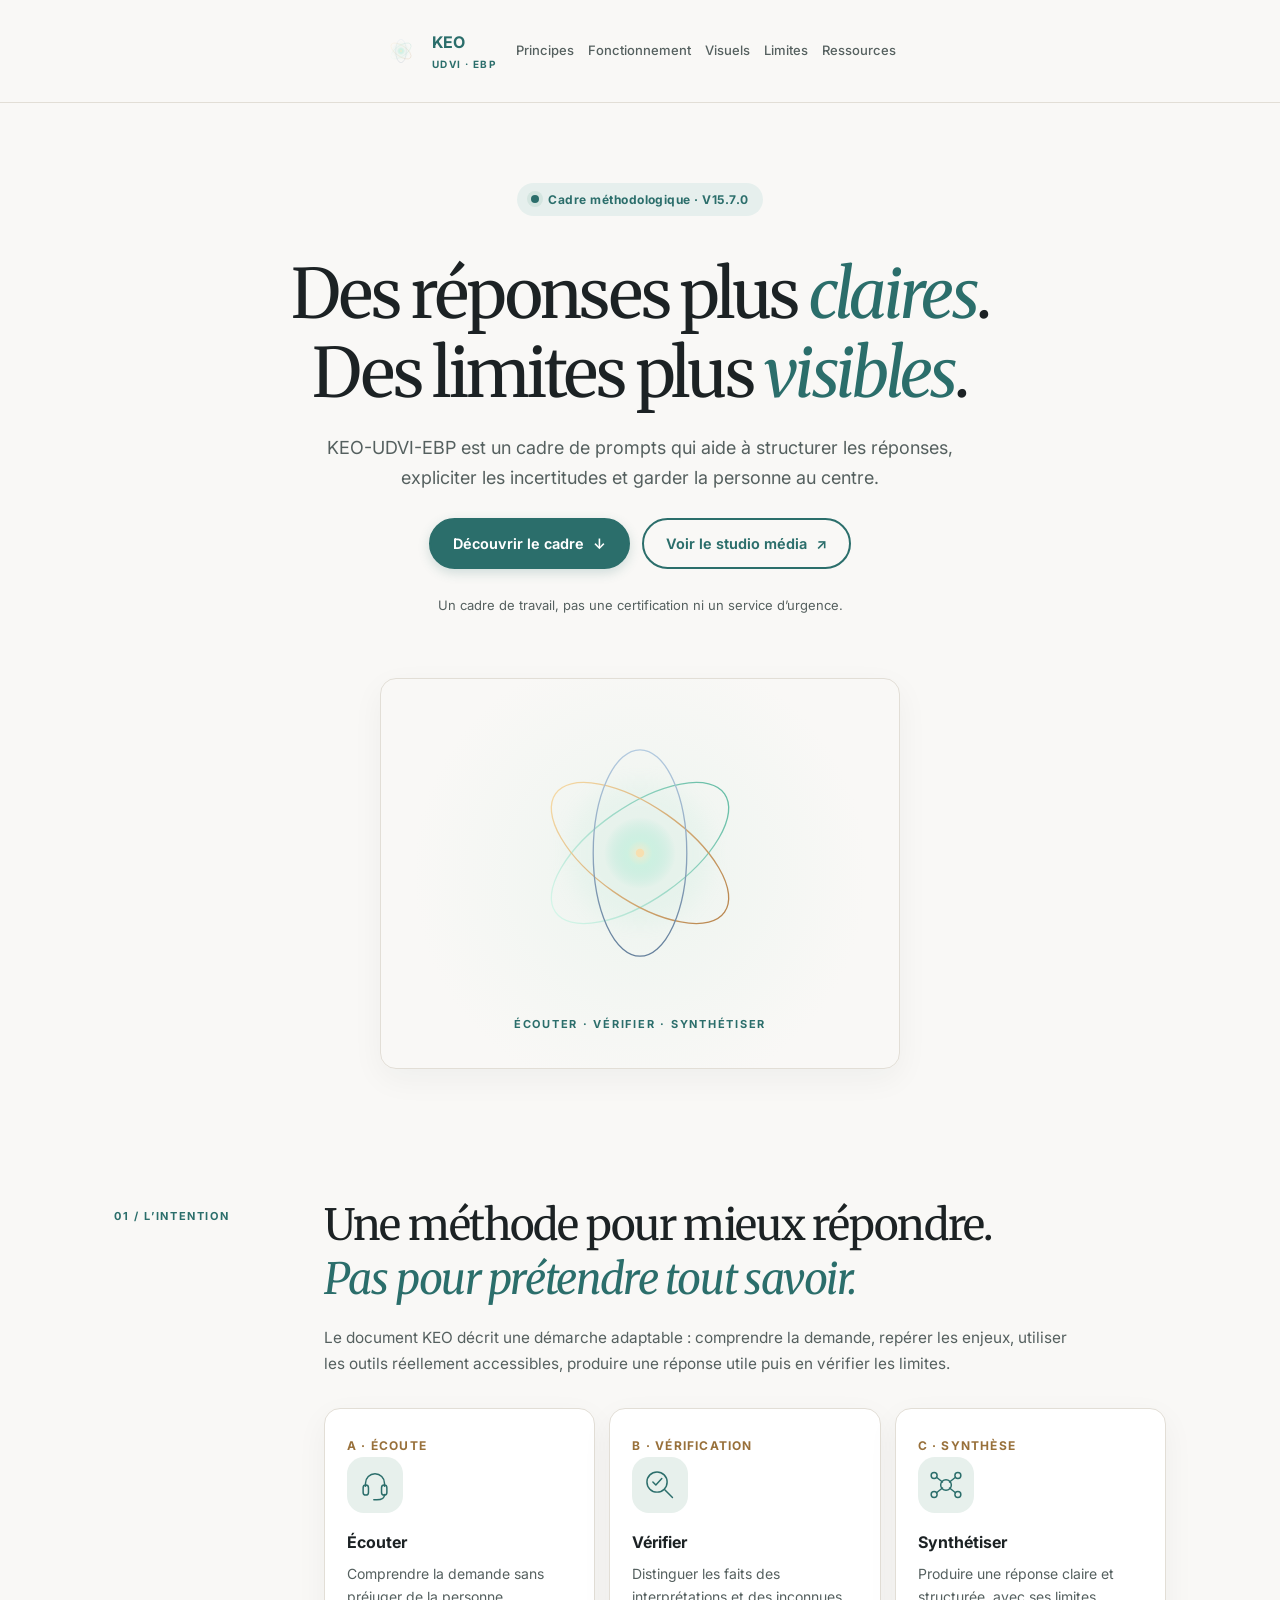
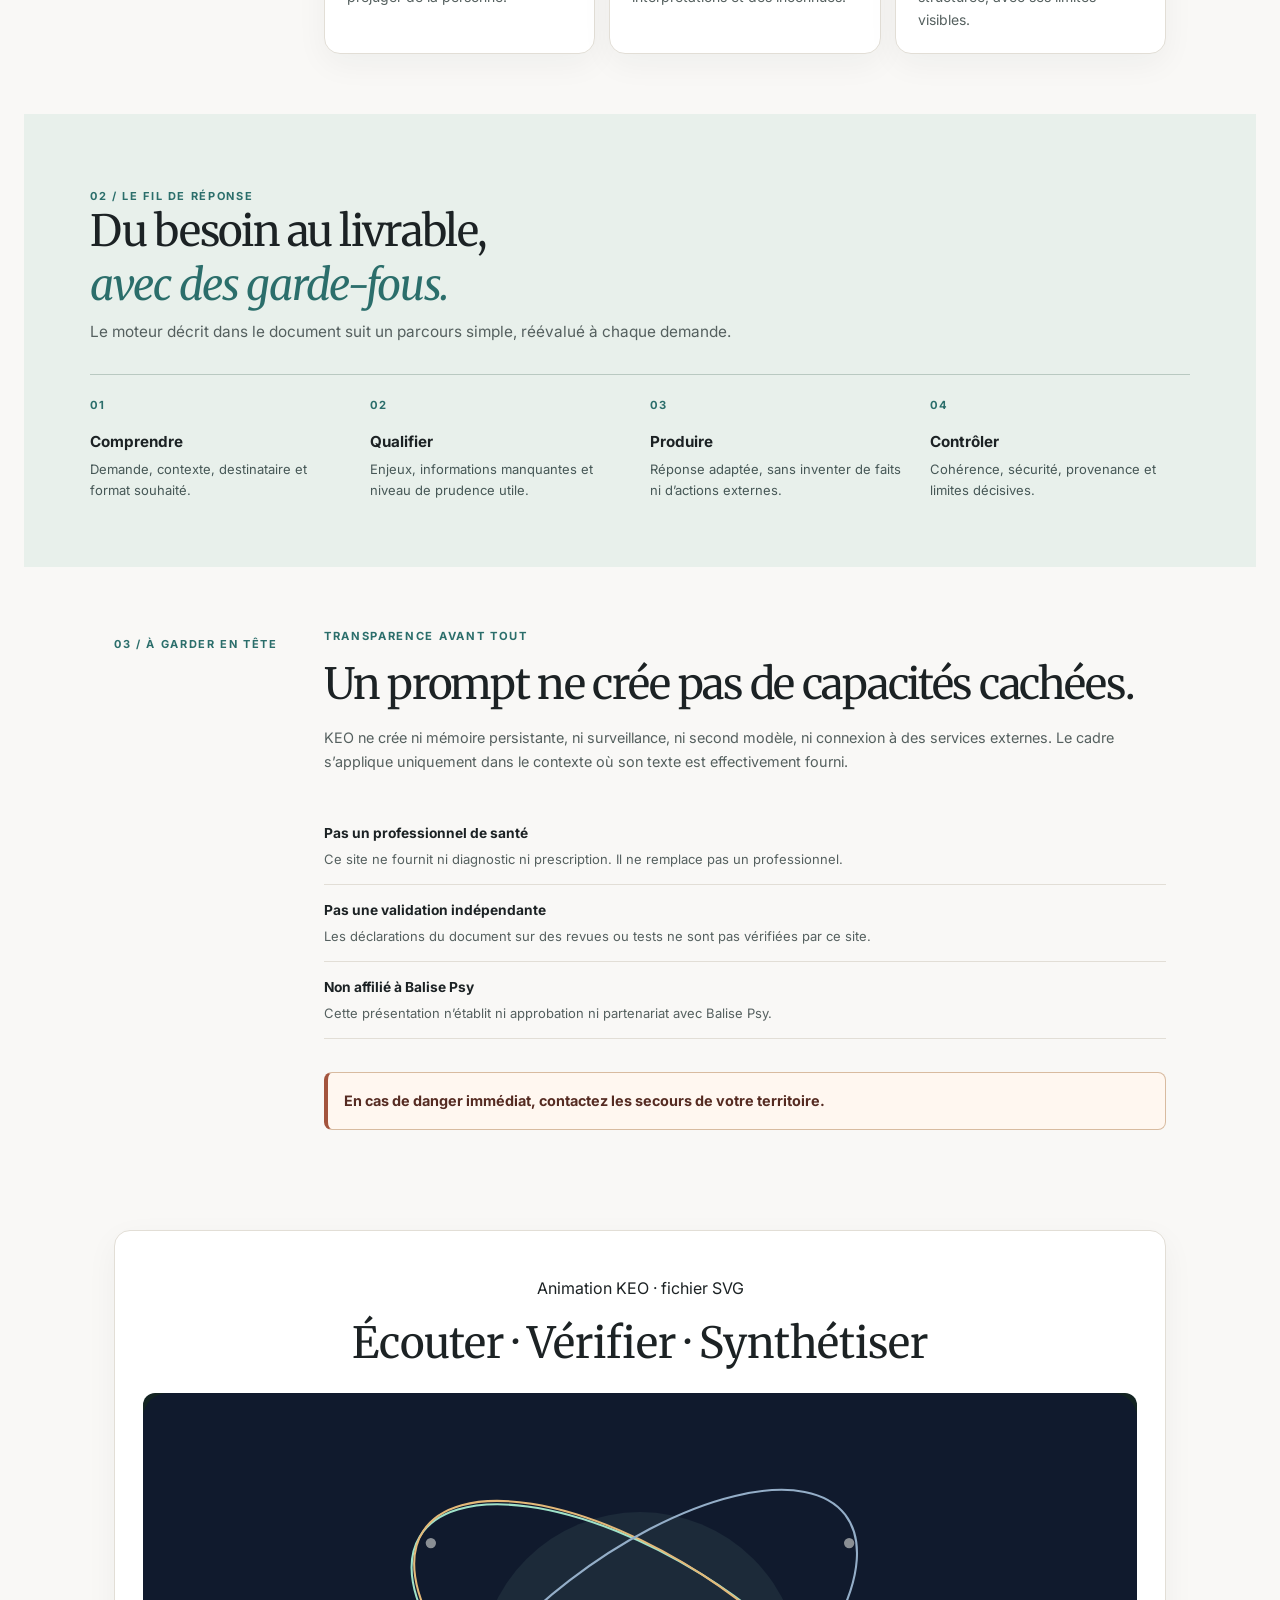
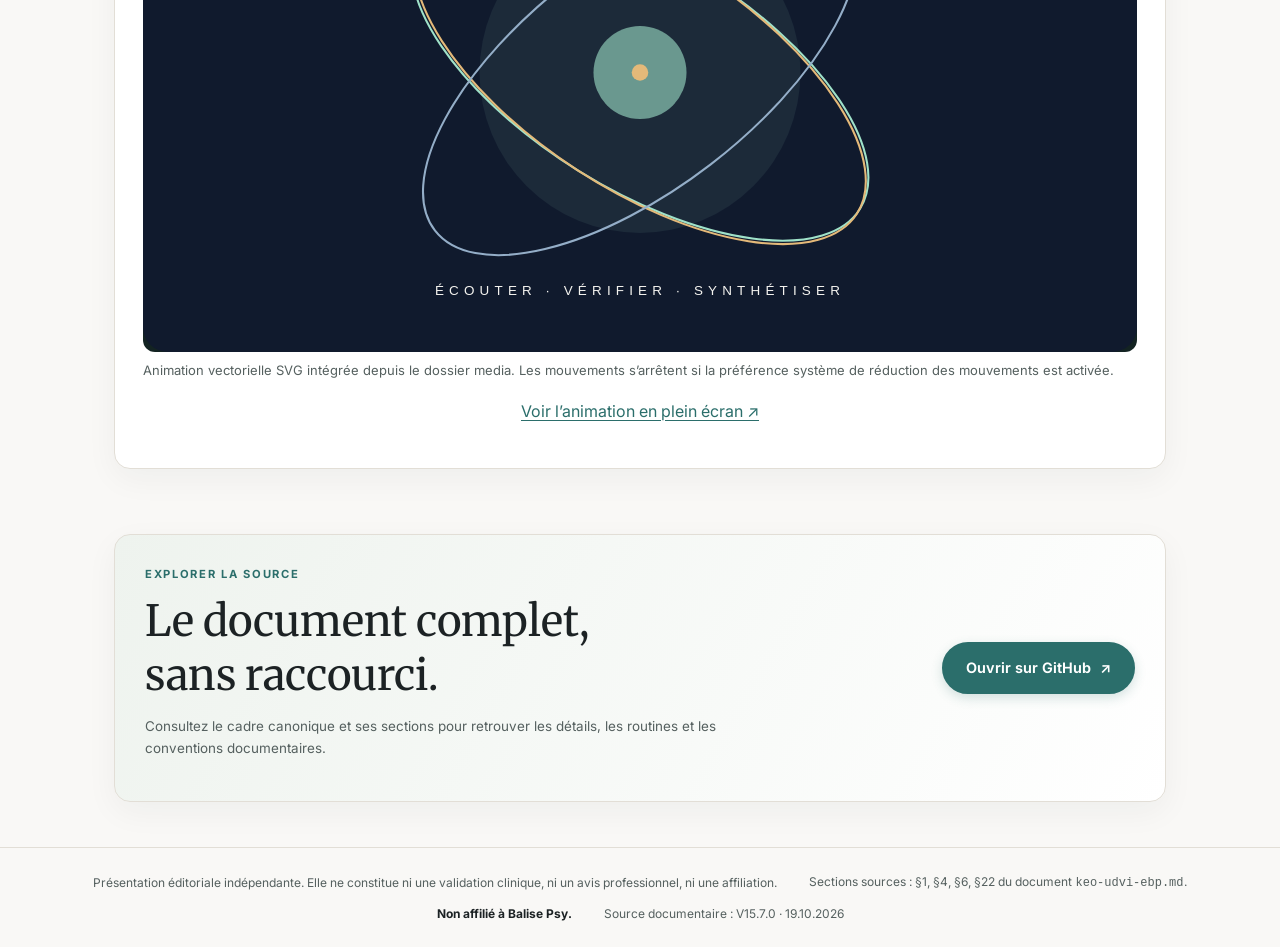
<file: index.html>
<!doctype html>
<html lang="fr">
<head>
  <meta charset="utf-8">
  <meta name="viewport" content="width=device-width, initial-scale=1">
  <meta name="theme-color" content="#f9f8f6">
  <meta name="description" content="KEO-UDVI-EBP : cadre méthodologique pour structurer des réponses claires, expliciter l’incertitude et garder la personne au centre.">
  <title>KEO — La clarté, avec méthode</title>
  <link rel="icon" href="./assets/keo-emblem.svg" type="image/svg+xml">
  <link rel="stylesheet" href="./styles.css">
  <style>
    /* Critical fallback styles: keep the page styled even if the external CSS is cached or unavailable. */
    :root{--fallback-bg:#f9f8f6;--fallback-surface:#fff;--fallback-ink:#1c2224;--fallback-muted:#55605f;--fallback-teal:#2b6e6b;--fallback-border:#e2ded6}
    body{margin:0;background:var(--fallback-bg);color:var(--fallback-ink);font:16px/1.65 Inter,system-ui,-apple-system,"Segoe UI",sans-serif}
    img,svg{max-width:100%;height:auto}.site-header{position:sticky;top:0;z-index:10;background:rgba(249,248,246,.96);border-bottom:1px solid var(--fallback-border)}
    .header-inner{max-width:1100px;min-height:76px;margin:auto;padding:0 24px;display:flex;align-items:center;justify-content:space-between;gap:20px}
    .brand,.nav-links{display:flex;align-items:center;gap:14px}.brand{color:var(--fallback-teal);font-weight:700;text-decoration:none}.brand small{display:block;font-size:10px;letter-spacing:.14em}.nav-links a{color:var(--fallback-muted);text-decoration:none;font-size:13px}.container{max-width:1100px;margin:auto;padding:0 24px}.hero{text-align:center;padding:80px 0 42px}.hero h1{font:400 clamp(38px,6vw,68px)/1.16 Merriweather,Georgia,serif;letter-spacing:-.04em;margin:15px auto;max-width:900px}.hero h1 em{color:var(--fallback-teal)}.hero-intro{max-width:700px;margin:20px auto;color:var(--fallback-muted);font-size:18px}.badge{display:inline-flex;gap:9px;align-items:center;padding:7px 14px;border-radius:20px;background:#e6efed;color:var(--fallback-teal);font-size:12px;font-weight:700}.status-dot{width:8px;height:8px;border-radius:50%;background:var(--fallback-teal)}.hero-actions{display:flex;justify-content:center;flex-wrap:wrap;gap:12px;margin:25px}.btn{display:inline-flex;align-items:center;justify-content:center;gap:9px;padding:12px 22px;min-height:46px;border-radius:99px;background:var(--fallback-teal);border:2px solid var(--fallback-teal);color:white;text-decoration:none;font-weight:650}.btn-secondary{background:transparent;color:var(--fallback-teal)}.note{color:var(--fallback-muted);font-size:13px}.visual-card,.animation-section,.principle-card,.resource-band{background:var(--fallback-surface);border:1px solid var(--fallback-border);border-radius:16px;box-shadow:0 10px 32px #1c22240c}.visual-card{max-width:520px;margin:20px auto 70px;padding:24px;display:grid;place-items:center;background:radial-gradient(circle,#edf4ef,#f9f8f6 70%)}.visual-card img{width:min(72%,300px)}.animation-caption{color:var(--fallback-teal);font-size:11px;font-weight:700;letter-spacing:.16em;margin-top:12px}.content-section{padding:60px 0;display:grid;grid-template-columns:170px 1fr;gap:12px 40px}.section-label{color:var(--fallback-teal);font-size:11px;font-weight:700;letter-spacing:.15em;text-transform:uppercase}.content-section h2,.process-section h2,.resource-band h2,.animation-section h2{font:400 clamp(27px,4vw,43px)/1.25 Merriweather,Georgia,serif;margin:0}.content-section h2 em,.process-section h2 em{color:var(--fallback-teal)}.section-intro{grid-column:2;color:var(--fallback-muted)}.principle-grid{grid-column:2;display:grid;grid-template-columns:repeat(3,1fr);gap:14px;margin-top:20px}.principle-card{padding:22px}.principle-card h3{margin:12px 0 6px}.principle-card p{color:var(--fallback-muted);font-size:14px;margin:0}.card-index{color:#98703a;font-size:12px;font-weight:700;letter-spacing:.1em}.process-section{background:#e8f0eb;padding:65px 24px}.process-inner{max-width:1100px;margin:auto}.process-heading{display:flex;justify-content:space-between;gap:25px;align-items:end}.process-heading p{max-width:310px;color:#465756}.steps{list-style:none;padding:0;display:grid;grid-template-columns:repeat(4,1fr);gap:20px;border-top:1px solid #b9c9c1;margin-top:30px}.steps li{padding-top:15px}.steps li>span{color:var(--fallback-teal);font-weight:700}.steps p{color:#465756;font-size:13px}.limits-section .limit-copy{grid-column:2}.limit-list{grid-column:2;list-style:none;padding:0}.limit-list li{padding:14px 0;border-bottom:1px solid var(--fallback-border)}.limit-list span{display:block;color:var(--fallback-muted);font-size:13px}.emergency-notice{grid-column:2;padding:16px;background:#fff7f0;color:#552b22;border-left:4px solid #a3543d;border-radius:8px}.animation-section{padding:28px;margin:40px auto 65px}.animation-section>p,.animation-section>h2{text-align:center}.animation-section figure{margin:22px 0 0}.animation-section img{width:100%;border-radius:12px;background:#132322}.animation-section figcaption{font-size:13px;color:var(--fallback-muted);margin-top:8px}.resource-band{margin:45px auto;padding:30px;display:grid;grid-template-columns:1fr auto;gap:12px 25px;background:linear-gradient(120deg,#eef3ee,#fff)}.resource-band .eyebrow,.resource-band h2,.resource-band p{grid-column:1}.resource-band .btn{grid-column:2;grid-row:1/5;align-self:center}.resource-band p{color:var(--fallback-muted)}.site-footer{border-top:1px solid var(--fallback-border);padding:24px;text-align:center;color:var(--fallback-muted);font-size:12px}.skip-link{position:absolute;left:-9999px}.skip-link:focus{left:10px;top:10px;background:var(--fallback-teal);color:white;padding:10px;z-index:20}
    @media(prefers-reduced-motion:reduce){*,*::before,*::after{animation:none!important;transition:none!important;scroll-behavior:auto!important}}
    @media(max-width:760px){.header-inner{flex-wrap:wrap;padding:12px 18px}.nav-links{order:3;width:100%;justify-content:space-between;gap:8px}.nav-links a{font-size:11px}.content-section{grid-template-columns:1fr;gap:8px;padding:42px 0}.section-intro,.principle-grid,.limits-section .limit-copy,.limit-list,.emergency-notice{grid-column:1}.principle-grid{grid-template-columns:1fr}.process-heading{display:block}.steps{grid-template-columns:repeat(2,1fr)}.resource-band{grid-template-columns:1fr}.resource-band .btn{grid-column:1;grid-row:auto;justify-self:start}}
    @media(max-width:480px){.container{padding:0 18px}.hero{padding-top:55px}.hero-intro{font-size:16px}.process-section{padding:45px 18px}.steps{grid-template-columns:1fr}.animation-section{padding:16px}.resource-band{padding:22px}.header-document{font-size:11px}}
  </style>
</head>
<body>
  <a href="#main" class="skip-link">Aller au contenu</a>
  <header class="site-header" role="banner">
    <div class="header-inner">
      <a class="brand" href="#accueil" aria-label="KEO, accueil"><img src="./assets/keo-emblem.svg" alt="" width="34" height="34" decoding="async"><span>KEO <small>UDVI · EBP</small></span></a>
      <nav class="nav-links" aria-label="Navigation principale"><a href="#principes">Principes</a><a href="#fonctionnement">Fonctionnement</a><a href="#animation">Visuels</a><a href="#limites">Limites</a><a href="#ressources">Ressources</a></nav>
    </div>
  </header>
  <main id="main" class="container">
    <section class="hero" id="accueil" aria-labelledby="page-title">
      <div class="badge"><span class="status-dot" aria-hidden="true"></span> Cadre méthodologique · V15.7.0</div>
      <h1 id="page-title">Des réponses plus <em>claires</em>.<br>Des limites plus <em>visibles</em>.</h1>
      <p class="hero-intro">KEO-UDVI-EBP est un cadre de prompts qui aide à structurer les réponses, expliciter les incertitudes et garder la personne au centre.</p>
      <div class="hero-actions"><a href="#principes" class="btn">Découvrir le cadre <span aria-hidden="true">↓</span></a><a href="./media/" class="btn btn-secondary">Voir le studio média <span aria-hidden="true">↗</span></a></div>
      <p class="note">Un cadre de travail, pas une certification ni un service d’urgence.</p>
    </section>

    <section class="visual-card" aria-label="Illustration KEO">
      <img src="./assets/keo-emblem.svg" alt="Trois anneaux entrelacés autour d’un centre lumineux, illustration des repères KEO." width="300" height="300" decoding="async">
      <p class="animation-caption">ÉCOUTER <span aria-hidden="true">·</span> VÉRIFIER <span aria-hidden="true">·</span> SYNTHÉTISER</p>
    </section>

    <section id="principes" class="content-section" data-keo-section="§1" aria-labelledby="principes-title">
      <p class="section-label">01 / L’intention</p>
      <h2 id="principes-title">Une méthode pour mieux répondre.<br><em>Pas pour prétendre tout savoir.</em></h2>
      <p class="section-intro">Le document KEO décrit une démarche adaptable : comprendre la demande, repérer les enjeux, utiliser les outils réellement accessibles, produire une réponse utile puis en vérifier les limites.</p>
      <div class="principle-grid">
        <article class="principle-card"><span class="card-index">A · ÉCOUTE</span><div class="icon-wrap" aria-hidden="true"><svg class="feature-icon" viewBox="0 0 64 64" fill="none"><path d="M16 34v-5a16 16 0 0 1 32 0v5"/><rect x="12" y="32" width="9" height="17" rx="4.5"/><rect x="43" y="32" width="9" height="17" rx="4.5"/><path d="M48 48c0 6-5 9-13 9h-5"/></svg></div><h3>Écouter</h3><p>Comprendre la demande sans préjuger de la personne.</p></article>
        <article class="principle-card"><span class="card-index">B · VÉRIFICATION</span><div class="icon-wrap" aria-hidden="true"><svg class="feature-icon" viewBox="0 0 64 64" fill="none"><circle cx="27" cy="27" r="17"/><path d="m40 40 13 13M20 27l5 5 10-11"/></svg></div><h3>Vérifier</h3><p>Distinguer les faits des interprétations et des inconnues.</p></article>
        <article class="principle-card"><span class="card-index">C · SYNTHÈSE</span><div class="icon-wrap" aria-hidden="true"><svg class="feature-icon" viewBox="0 0 64 64" fill="none"><circle cx="32" cy="32" r="9"/><circle cx="12" cy="16" r="5"/><circle cx="52" cy="16" r="5"/><circle cx="12" cy="48" r="5"/><circle cx="52" cy="48" r="5"/><path d="m16 19 10 8m22-8L38 27M16 45l10-8m22 8L38 37"/></svg></div><h3>Synthétiser</h3><p>Produire une réponse claire et structurée, avec ses limites visibles.</p></article>
      </div>
    </section>

    <section id="fonctionnement" class="process-section" data-keo-section="§4" aria-labelledby="process-title">
      <div class="process-inner"><p class="section-label">02 / Le fil de réponse</p><h2 id="process-title">Du besoin au livrable,<br><em>avec des garde-fous.</em></h2><p class="section-intro">Le moteur décrit dans le document suit un parcours simple, réévalué à chaque demande.</p>
        <ol class="steps"><li><span>01</span><h3>Comprendre</h3><p>Demande, contexte, destinataire et format souhaité.</p></li><li><span>02</span><h3>Qualifier</h3><p>Enjeux, informations manquantes et niveau de prudence utile.</p></li><li><span>03</span><h3>Produire</h3><p>Réponse adaptée, sans inventer de faits ni d’actions externes.</p></li><li><span>04</span><h3>Contrôler</h3><p>Cohérence, sécurité, provenance et limites décisives.</p></li></ol>
      </div>
    </section>

    <section id="limites" class="content-section limits-section" data-keo-section="§6" aria-labelledby="limits-title">
      <p class="section-label">03 / À garder en tête</p>
      <div class="limit-copy"><p class="eyebrow">Transparence avant tout</p><h2 id="limits-title">Un prompt ne crée pas de capacités cachées.</h2><p>KEO ne crée ni mémoire persistante, ni surveillance, ni second modèle, ni connexion à des services externes. Le cadre s’applique uniquement dans le contexte où son texte est effectivement fourni.</p></div>
      <ul class="limit-list"><li><strong>Pas un professionnel de santé</strong><span>Ce site ne fournit ni diagnostic ni prescription. Il ne remplace pas un professionnel.</span></li><li><strong>Pas une validation indépendante</strong><span>Les déclarations du document sur des revues ou tests ne sont pas vérifiées par ce site.</span></li><li><strong>Non affilié à Balise Psy</strong><span>Cette présentation n’établit ni approbation ni partenariat avec Balise Psy.</span></li></ul>
      <p class="emergency-notice"><strong>En cas de danger immédiat, contactez les secours de votre territoire.</strong></p>
    </section>

    <section id="animation" class="animation-section" aria-labelledby="animation-title">
      <p class="eyebrow">Animation KEO · fichier SVG</p><h2 id="animation-title">Écouter · Vérifier · Synthétiser</h2>
      <figure><img src="./media/keo-motion.svg" alt="Animation de trois anneaux colorés autour d’un centre lumineux, illustrant les repères écouter, vérifier et synthétiser." width="960" height="540" loading="lazy" decoding="async"><figcaption>Animation vectorielle SVG intégrée depuis le dossier media. Les mouvements s’arrêtent si la préférence système de réduction des mouvements est activée.</figcaption></figure>
      <p><a href="./media/">Voir l’animation en plein écran ↗</a></p>
    </section>

    <section id="ressources" class="resource-band" data-keo-section="§22" aria-labelledby="resource-title">
      <p class="eyebrow">Explorer la source</p><h2 id="resource-title">Le document complet,<br>sans raccourci.</h2><p>Consultez le cadre canonique et ses sections pour retrouver les détails, les routines et les conventions documentaires.</p><a class="btn" href="https://github.com/av974/Keo-udvi-ebp/blob/main/keo-udvi-ebp.md">Ouvrir sur GitHub <span aria-hidden="true">↗</span></a>
    </section>
  </main>
  <footer class="site-footer" role="contentinfo"><p>Présentation éditoriale indépendante. Elle ne constitue ni une validation clinique, ni un avis professionnel, ni une affiliation.</p><p class="source-note">Sections sources : §1, §4, §6, §22 du document <code>keo-udvi-ebp.md</code>.</p><p><strong>Non affilié à Balise Psy.</strong></p><p>Source documentaire : V15.7.0 · 19.10.2026</p></footer>
</body>
</html>
</file>
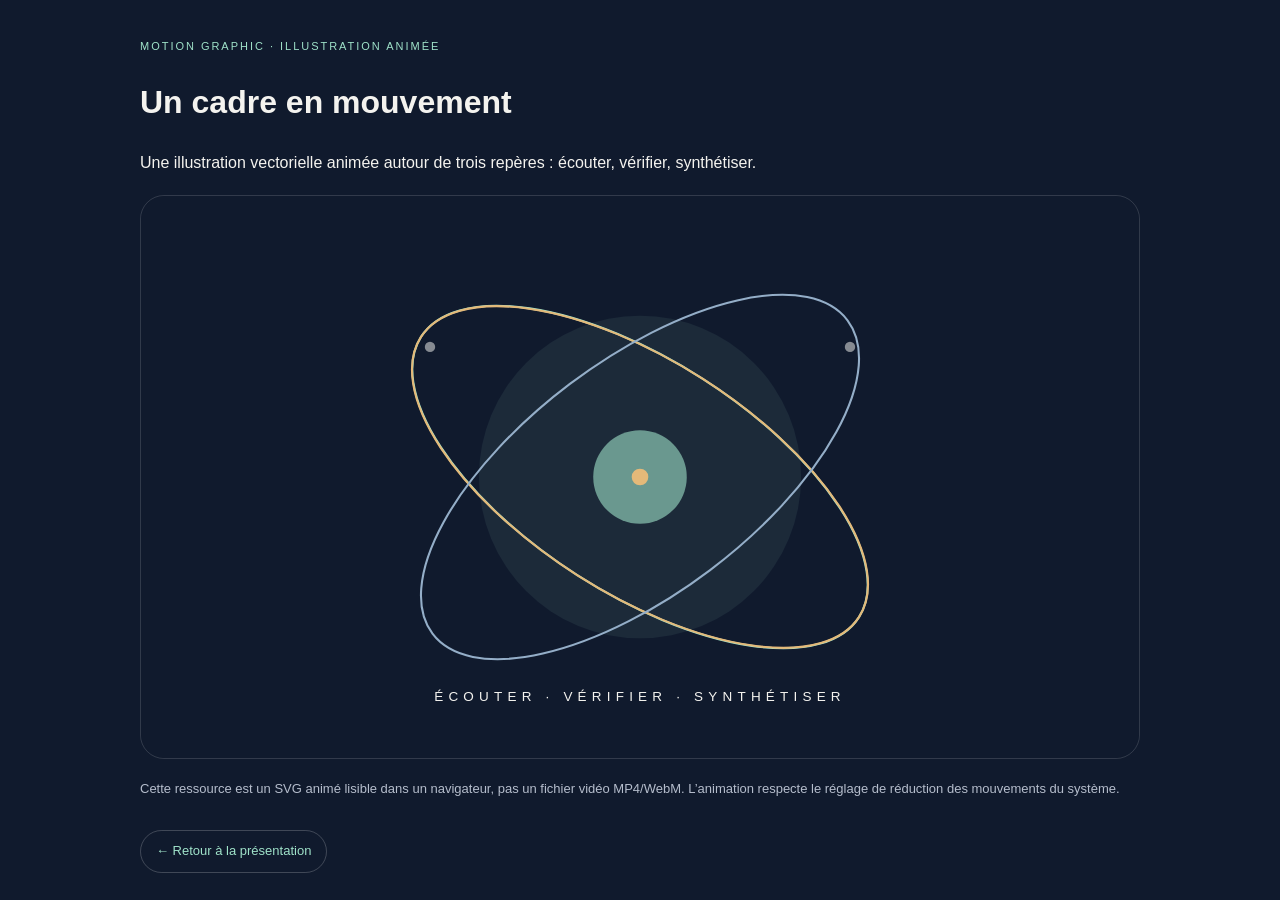
<file: media/index.html>
<!doctype html>
<html lang="fr"><head><meta charset="utf-8"><meta name="viewport" content="width=device-width,initial-scale=1"><meta name="theme-color" content="#101a2d"><title>KEO — animation vectorielle</title><style>*{box-sizing:border-box}body{margin:0;min-height:100vh;background:#101a2d;color:#f4f3ef;font:16px/1.6 Arial,sans-serif;display:grid;place-items:center;padding:24px}.wrap{width:min(100%,1000px)}a{color:#9fe2c9}.kicker{color:#9fe2c9;text-transform:uppercase;letter-spacing:.18em;font-size:11px}.frame{margin:20px 0;border:1px solid #ffffff24;border-radius:24px;overflow:hidden}.frame img{display:block;width:100%;height:auto}.note{font-size:13px;color:#b5bdcc}.back{display:inline-block;margin-top:18px;text-decoration:none;border:1px solid #ffffff33;padding:10px 15px;border-radius:99px;font-size:13px}</style></head><body><main class="wrap"><p class="kicker">Motion graphic · illustration animée</p><h1>Un cadre en mouvement</h1><p>Une illustration vectorielle animée autour de trois repères : écouter, vérifier, synthétiser.</p><div class="frame"><img src="keo-motion.svg" alt="Animation de trois anneaux qui tournent autour des mots écouter, vérifier et synthétiser"></div><p class="note">Cette ressource est un SVG animé lisible dans un navigateur, pas un fichier vidéo MP4/WebM. L’animation respecte le réglage de réduction des mouvements du système.</p><a class="back" href="../">← Retour à la présentation</a></main></body></html>
</file>
<file: styles.css>
@import url('https://fonts.googleapis.com/css2?family=Inter:wght@300;400;500;600;700&family=Merriweather:ital,wght@0,300;0,400;0,700;1,300;1,400&display=swap');
:root{color-scheme:light;--bg:#f9f8f6;--surface:#fff;--surface-soft:#f1f5f2;--text-main:#1c2224;--text-muted:#55605f;--accent:#2b6e6b;--accent-hover:#1f524f;--border:#e2ded6;--gold:#a97936;--radius:16px;--shadow:0 12px 40px rgba(30,55,50,.08);--sans:Inter,system-ui,-apple-system,"Segoe UI",sans-serif;--serif:Merriweather,Georgia,serif}
*{box-sizing:border-box}html{scroll-behavior:smooth;scroll-padding-top:6rem}body{margin:0;font-family:var(--sans);background:var(--bg);color:var(--text-main);line-height:1.65;-webkit-font-smoothing:antialiased}img{display:block;max-width:100%;height:auto}a{color:var(--accent);text-underline-offset:.2em}a:hover{color:var(--accent-hover)}:focus-visible{outline:3px solid #9a6b27;outline-offset:4px;border-radius:4px}.skip-link{position:absolute;left:-9999px;top:1rem;background:var(--accent);color:#fff;padding:10px 14px;z-index:999;border-radius:4px}.skip-link:focus{left:10px}
.site-header{position:sticky;top:0;z-index:100;background:rgba(249,248,246,.94);backdrop-filter:blur(10px);border-bottom:1px solid var(--border);padding:.8rem max(24px,calc((100vw - 1100px)/2));display:flex;justify-content:space-between;align-items:center;gap:1.5rem}.logo-area{font-weight:700;font-size:1rem;color:var(--accent);display:flex;align-items:center;gap:10px;text-decoration:none;letter-spacing:.04em}.logo-area img{width:34px;height:34px}.logo-area small{display:block;color:var(--text-muted);font-size:.62rem;font-weight:500;letter-spacing:.16em}.nav-links{display:flex;gap:1.2rem;flex-wrap:wrap}.nav-links a{color:var(--text-muted);font-size:.88rem;text-decoration:none;font-weight:500;transition:color .3s ease}.nav-links a:hover{color:var(--accent)}.header-document{white-space:nowrap;font-size:.82rem;font-weight:600;text-decoration:none}
.container{max-width:1100px;margin:0 auto;padding:0 24px}.hero{text-align:center;padding:clamp(4rem,9vw,7.5rem) 0 3rem;animation:fade-in .7s ease-out both}.badge{display:inline-flex;align-items:center;gap:10px;background:#e6efed;color:var(--accent);padding:7px 15px;border-radius:20px;font-size:.78rem;font-weight:700;margin-bottom:1.5rem;letter-spacing:.04em}.status-dot{width:8px;height:8px;border-radius:50%;background:var(--accent);box-shadow:0 0 0 4px #d4e5e0}.hero h1,.content-section h2,.process-section h2,.animation-section h2,.resource-band h2{font-family:var(--serif);font-weight:400}.hero h1{font-size:clamp(2.2rem,5.4vw,4.2rem);line-height:1.2;letter-spacing:-.04em;margin:0 auto 1.4rem;max-width:900px}.hero h1 em,.content-section h2 em,.process-section h2 em{color:var(--accent);font-style:italic}.hero-intro{font-size:1.08rem;color:var(--text-muted);max-width:700px;margin:0 auto 2rem}.hero-actions{display:flex;justify-content:center;gap:1rem;flex-wrap:wrap}.btn{display:inline-flex;align-items:center;justify-content:center;gap:.6rem;background:var(--accent);color:white;padding:12px 24px;min-height:48px;border-radius:30px;text-decoration:none;font-weight:600;font-size:.9rem;border:2px solid var(--accent);box-shadow:0 4px 12px rgba(43,110,107,.2);transition:background .3s ease,color .3s ease,border-color .3s ease,transform .3s ease,box-shadow .3s ease}.btn:hover{background:var(--accent-hover);border-color:var(--accent-hover);color:#fff;transform:translateY(-2px);box-shadow:0 8px 20px rgba(43,110,107,.22)}.btn-secondary{background:transparent;color:var(--accent);box-shadow:none}.btn-secondary:hover{background:#f0f5f4;color:var(--accent-hover)}.note{font-size:.9rem;color:#596361;margin:1.6rem 0 0}
.hero-art{position:relative;max-width:520px;min-height:350px;margin:1rem auto 3.5rem;display:grid;place-items:center;isolation:isolate}.art-glow{position:absolute;z-index:-1;inset:8%;border-radius:50%;background:radial-gradient(circle,#e6f0eb 0,#f1f5f2 54%,rgba(242,231,212,.45) 72%,transparent 73%)}.emblem-frame{width:min(78%,350px);aspect-ratio:1;display:grid;place-items:center;border:1px solid #fff;border-radius:48% 52% 47% 53%/52% 46% 54% 48%;background:linear-gradient(145deg,rgba(255,255,255,.92),rgba(233,240,235,.78));box-shadow:var(--shadow)}.emblem-frame img{width:88%;filter:drop-shadow(0 18px 22px rgba(38,88,77,.12))}.orbit{position:absolute;padding:7px 11px;background:#fff;border:1px solid var(--border);border-radius:999px;color:#354346;font-size:.62rem;font-weight:700;letter-spacing:.14em;box-shadow:0 8px 18px rgba(34,60,55,.07)}.orbit-a{top:12%;left:5%}.orbit-b{top:42%;right:2%}.orbit-c{bottom:8%;left:25%}
.values-strip{border-block:1px solid var(--border);background:rgba(255,255,255,.6)}.values-inner{min-height:64px;display:flex;align-items:center;justify-content:center;gap:14px 30px;flex-wrap:wrap;padding:12px 20px;color:#435153;font-size:.76rem;font-weight:600}.spark{color:var(--gold)}
.content-section{padding:5.5rem 0;display:grid;grid-template-columns:180px 1fr;gap:1rem 3rem}.section-label{margin:.5rem 0 0;color:var(--accent);font-size:.7rem;font-weight:700;letter-spacing:.15em;text-transform:uppercase}.content-section h2,.process-section h2{margin:0;font-size:clamp(1.9rem,4vw,3rem);line-height:1.25;letter-spacing:-.03em}.section-intro{grid-column:2;max-width:750px;color:var(--text-muted);margin:.4rem 0 0;font-size:.96rem}.principle-grid{grid-column:2;display:grid;grid-template-columns:repeat(3,1fr);gap:1rem;margin-top:1.5rem}.principle-card{background:var(--surface);border:1px solid var(--border);border-radius:var(--radius);padding:1.4rem;min-height:195px;box-shadow:0 6px 20px rgba(0,0,0,.025);transition:transform .3s ease,box-shadow .3s ease,background-color .3s ease}.principle-card:hover{transform:translateY(-5px);box-shadow:var(--shadow);background:#fff}.icon-wrap{width:56px;height:56px;display:grid;place-items:center;background:#e7f0ec;border-radius:17px;color:var(--accent);margin-bottom:1rem}.feature-icon{width:38px;height:38px;stroke:currentColor;stroke-width:2.5;stroke-linecap:round;stroke-linejoin:round;overflow:visible}.principle-card:hover .feature-icon{animation:icon-pop .45s ease both}.card-index{color:var(--gold);font-size:.62rem;font-weight:700;letter-spacing:.13em}.principle-card h3{margin:.4rem 0;font-size:1rem}.principle-card p{margin:0;color:var(--text-muted);font-size:.82rem}.icon-check .draw-line{stroke-dasharray:30;stroke-dashoffset:30}.principle-card:hover .icon-check .draw-line{animation:draw 1s ease forwards}.icon-synthesis circle:not(:first-child){transform-box:fill-box;transform-origin:center}.principle-card:hover .icon-synthesis circle:not(:first-child){animation:soft-pulse 1.4s ease-in-out infinite alternate}
.process-section{background:#e8f0eb;margin:0 calc((1100px - 100vw)/2);padding:4.8rem max(24px,calc((100vw - 1100px)/2))}.process-inner{max-width:1100px;margin:auto}.process-heading{display:grid;grid-template-columns:1fr minmax(220px,.55fr);align-items:end;gap:2rem}.process-heading p{color:#465756;font-size:.88rem;margin:0}.steps{grid-column:1/-1;list-style:none;padding:0;margin:2.5rem 0 0;display:grid;grid-template-columns:repeat(4,1fr);gap:1.2rem;border-top:1px solid #b9c9c1}.steps li{padding-top:1.2rem}.steps li>span{font-size:.7rem;color:var(--accent);font-weight:700;letter-spacing:.12em}.steps h3{font-size:.95rem;margin:.75rem 0 .3rem}.steps p{color:#465756;font-size:.8rem;margin:0}
.gallery-section{padding:5rem 0 2rem}.gallery-heading{max-width:660px;margin:0 auto 2rem;text-align:center}.gallery-heading h2{font-family:var(--serif);font-weight:400;font-size:clamp(2rem,4vw,3rem);line-height:1.25;margin:.3rem 0 .8rem}.gallery-heading h2 em{font-style:italic;color:var(--accent)}.gallery-heading>p:last-child{color:var(--text-muted);font-size:.9rem}.gallery-grid{display:grid;grid-template-columns:repeat(3,1fr);gap:1rem}.gallery-card{overflow:hidden;background:var(--surface);border:1px solid var(--border);border-radius:var(--radius);box-shadow:0 6px 20px rgba(0,0,0,.025);transition:transform .35s ease,box-shadow .35s ease}.gallery-card:hover{transform:translateY(-5px);box-shadow:var(--shadow)}.gallery-art{height:205px;position:relative;display:grid;place-items:center;overflow:hidden;background:linear-gradient(145deg,#edf4ef,#f7f5ef)}.gallery-art svg{position:relative;width:145px;height:145px;color:var(--accent);stroke:currentColor;stroke-width:3;stroke-linecap:round;stroke-linejoin:round;transition:transform .5s ease}.gallery-card:hover .gallery-art svg{transform:scale(1.06)}.gallery-verify .gallery-art{background:linear-gradient(145deg,#eef3f1,#f3eadc)}.gallery-synthesis .gallery-art{background:linear-gradient(145deg,#edf3ef,#e9f0eb)}.soft-orb{position:absolute;width:135px;height:135px;border-radius:50%;background:rgba(255,255,255,.68);box-shadow:0 0 0 20px rgba(255,255,255,.2)}.gallery-copy{padding:1.25rem 1.35rem 1.4rem}.gallery-copy h3{margin:.4rem 0;font-size:1rem}.gallery-copy p{margin:0;color:var(--text-muted);font-size:.82rem}
.animation-section{margin:4rem auto 5.5rem;padding:clamp(1.2rem,4vw,2.4rem);background:var(--surface);border:1px solid var(--border);border-radius:22px;box-shadow:0 8px 30px rgba(0,0,0,.035)}.animation-heading{display:flex;align-items:end;justify-content:space-between;gap:1rem;margin-bottom:1.4rem}.animation-heading .eyebrow{margin-bottom:.4rem}.animation-section h2{font-size:clamp(1.7rem,3vw,2.4rem);margin:0}.text-link{font-size:.8rem;font-weight:650;text-decoration:none;white-space:nowrap}.motion-frame{margin:0}.motion-frame img{width:100%;height:auto;border-radius:12px;background:#101a2d}.motion-frame figcaption{color:var(--text-muted);font-size:.78rem;margin-top:.7rem}
.limits-section{padding-bottom:4rem}.limits-section .limit-copy{grid-column:2}.limits-section .eyebrow{color:var(--accent);font-size:.7rem;text-transform:uppercase;letter-spacing:.15em;font-weight:700;margin:0 0 .8rem}.limit-copy h2{margin:0 0 1rem;font-family:var(--serif);font-size:clamp(1.9rem,3.8vw,2.8rem);font-weight:400;line-height:1.25}.limit-copy>p:last-child{color:var(--text-muted);font-size:.9rem}.limit-list{grid-column:2;list-style:none;padding:0;margin:.5rem 0 0}.limit-list li{padding:1rem 0;border-bottom:1px solid var(--border)}.limit-list strong,.limit-list span{display:block}.limit-list strong{font-size:.86rem}.limit-list span{margin-top:.25rem;color:var(--text-muted);font-size:.8rem}.emergency-notice{grid-column:2;background:#fff7f0;color:#552b22;border:1px solid #d8bba0;border-left:4px solid #a3543d;border-radius:10px;padding:1rem 1.2rem;margin:1.3rem 0 0;font-size:.9rem}
.resource-band{margin:1rem auto 5rem;padding:2.5rem;display:grid;grid-template-columns:1fr auto;gap:.8rem 2rem;align-items:center;border:1px solid #d9e2dc;border-radius:18px;background:linear-gradient(120deg,#eef3ee,#fff 75%)}.resource-band .eyebrow,.resource-band h2,.resource-band p:not(.eyebrow){grid-column:1}.resource-band .eyebrow{color:var(--accent);font-size:.7rem;text-transform:uppercase;letter-spacing:.15em;font-weight:700;margin:0}.resource-band h2{margin:0;font-family:var(--serif);font-size:2rem;font-weight:400;line-height:1.25}.resource-band p:not(.eyebrow){max-width:600px;margin:0;color:var(--text-muted);font-size:.84rem}.resource-band .btn{grid-column:2;grid-row:1/5;justify-self:end}.resource-symbol{grid-column:2;grid-row:1/5;width:80px;height:80px;color:var(--accent)}.resource-symbol svg{width:100%;height:100%;stroke:currentColor;stroke-width:2;stroke-linecap:round;stroke-linejoin:round}
.site-footer{border-top:1px solid var(--border);padding:1.8rem 24px;display:flex;justify-content:center;align-items:center;flex-wrap:wrap;gap:.6rem 2rem;color:var(--text-muted);font-size:.74rem;text-align:center}.site-footer p{margin:0}.site-footer strong{color:var(--text-main)}.reveal{opacity:0;transform:translateY(14px);transition:opacity .55s ease,transform .55s ease}.reveal.is-visible{opacity:1;transform:translateY(0)}
@keyframes fade-in{from{opacity:0;transform:translateY(12px)}to{opacity:1;transform:translateY(0)}}@keyframes icon-pop{50%{transform:scale(1.12)}}@keyframes draw{to{stroke-dashoffset:0}}@keyframes soft-pulse{to{transform:scale(1.18);opacity:.65}}
@media(prefers-reduced-motion:reduce){*,*::before,*::after{animation:none!important;transition:none!important;scroll-behavior:auto!important}.reveal{opacity:1;transform:none}}
@media(prefers-contrast:more){:root{--text-muted:#303b3c;--border:#737b78}.btn,.principle-card,.animation-section,.gallery-card,.resource-band{border-color:currentColor}}
@media(max-width:850px){.site-header{padding:.75rem 20px;flex-wrap:wrap}.nav-links{order:3;width:100%;justify-content:center}.header-document{font-size:.76rem}.container{width:min(100% - 40px,700px)}.content-section{grid-template-columns:1fr;gap:.8rem;padding:4rem 0}.section-label,.section-intro,.principle-grid,.limits-section .limit-copy,.limits-section .limit-list,.limits-section .emergency-notice{grid-column:1}.principle-grid{grid-template-columns:1fr}.process-section{margin:0 -20px;padding:4rem 20px}.process-heading{grid-template-columns:1fr;gap:.8rem}.steps{grid-template-columns:repeat(2,1fr)}.gallery-grid{grid-template-columns:1fr}.gallery-card{display:grid;grid-template-columns:.8fr 1fr}.gallery-art{height:100%;min-height:190px}.resource-band{grid-template-columns:1fr}.resource-band .btn,.resource-symbol{grid-column:1;grid-row:auto;justify-self:start}}
@media(max-width:540px){.site-header{padding:.75rem 16px}.logo-area{font-size:.88rem}.nav-links{justify-content:space-between;gap:.5rem}.nav-links a{font-size:.72rem}.container{width:calc(100% - 36px)}.hero{padding:3.6rem 0 2rem}.hero h1{font-size:clamp(2.15rem,11vw,3.2rem)}.hero-intro{font-size:.98rem}.hero-art{min-height:280px}.orbit{font-size:.53rem}.values-inner{font-size:.65rem;gap:9px}.content-section{padding:3.5rem 0}.steps{grid-template-columns:1fr;gap:.5rem}.steps li{padding-top:1rem}.gallery-section{padding-top:3rem}.gallery-card{display:block}.gallery-art{height:190px}.animation-heading{display:block}.text-link{display:inline-block;margin-top:.8rem}.animation-section{margin:3rem auto 4rem;padding:1rem}.motion-frame img{min-height:160px;object-fit:cover}.resource-band{padding:1.5rem;margin-bottom:3.5rem}.resource-symbol{display:none}.site-footer{flex-direction:column;gap:.6rem}}
</file>
